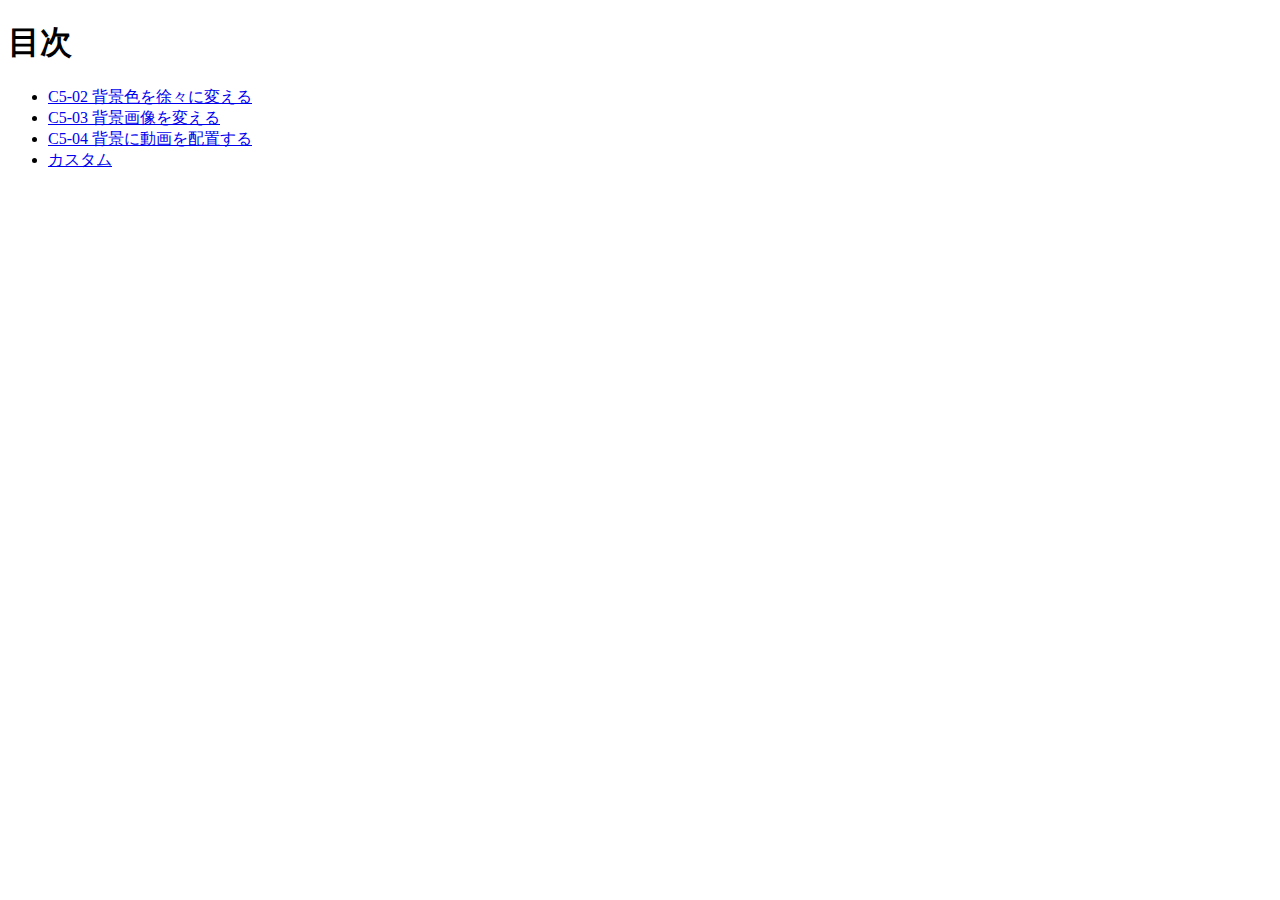
<file: index.html>
<!DOCTYPE html>
<html lang="ja">
<head>
  <meta charset="UTF-8">
  <title>20251219-js</title>
</head>
<body>
  <h1>目次</h1>
  <ul>
    <li><a href="C5-02/index.html">C5-02 背景色を徐々に変える</a></li>
    <li><a href="C5-03/index.html">C5-03 背景画像を変える</a></li>
    <li><a href="C5-04/index.html">C5-04 背景に動画を配置する</a></li>
    <li><a href="custom/index.html">カスタム</a></li>
  </ul>
</body>
</html>
</file>
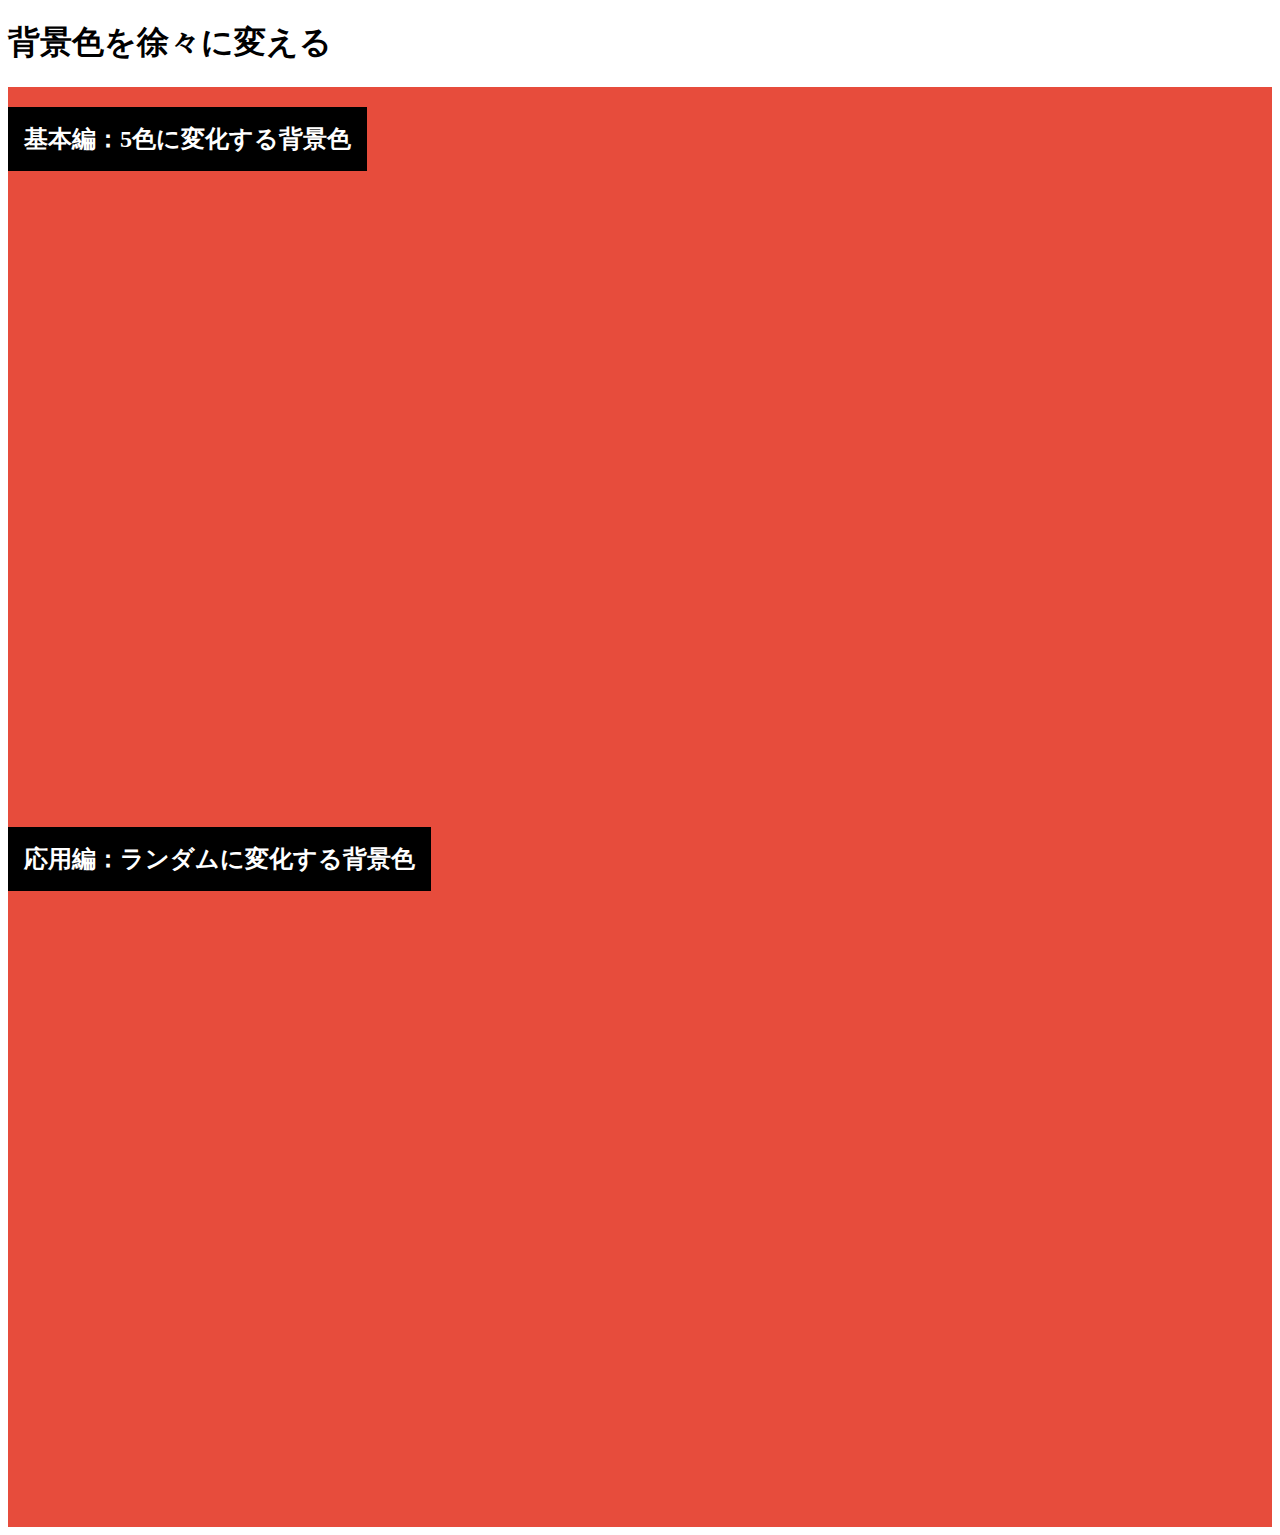
<file: C5-02/index.html>
<!DOCTYPE html>
<html lang="ja">

<head>
    <meta charset="UTF-8">
    <title>C5-02 背景色を徐々に変える</title>
    <link rel="stylesheet" href="style.css">
</head>

<body>
    <h1>背景色を徐々に変える</h1>
    <div class="bg-color">
        <h2>基本編：5色に変化する背景色</h2>
    </div>

    <div class="bg-random">
        <h2>応用編：ランダムに変化する背景色</h2>
    </div>

    <script src="script.js"></script>
</body>

</html>
</file>
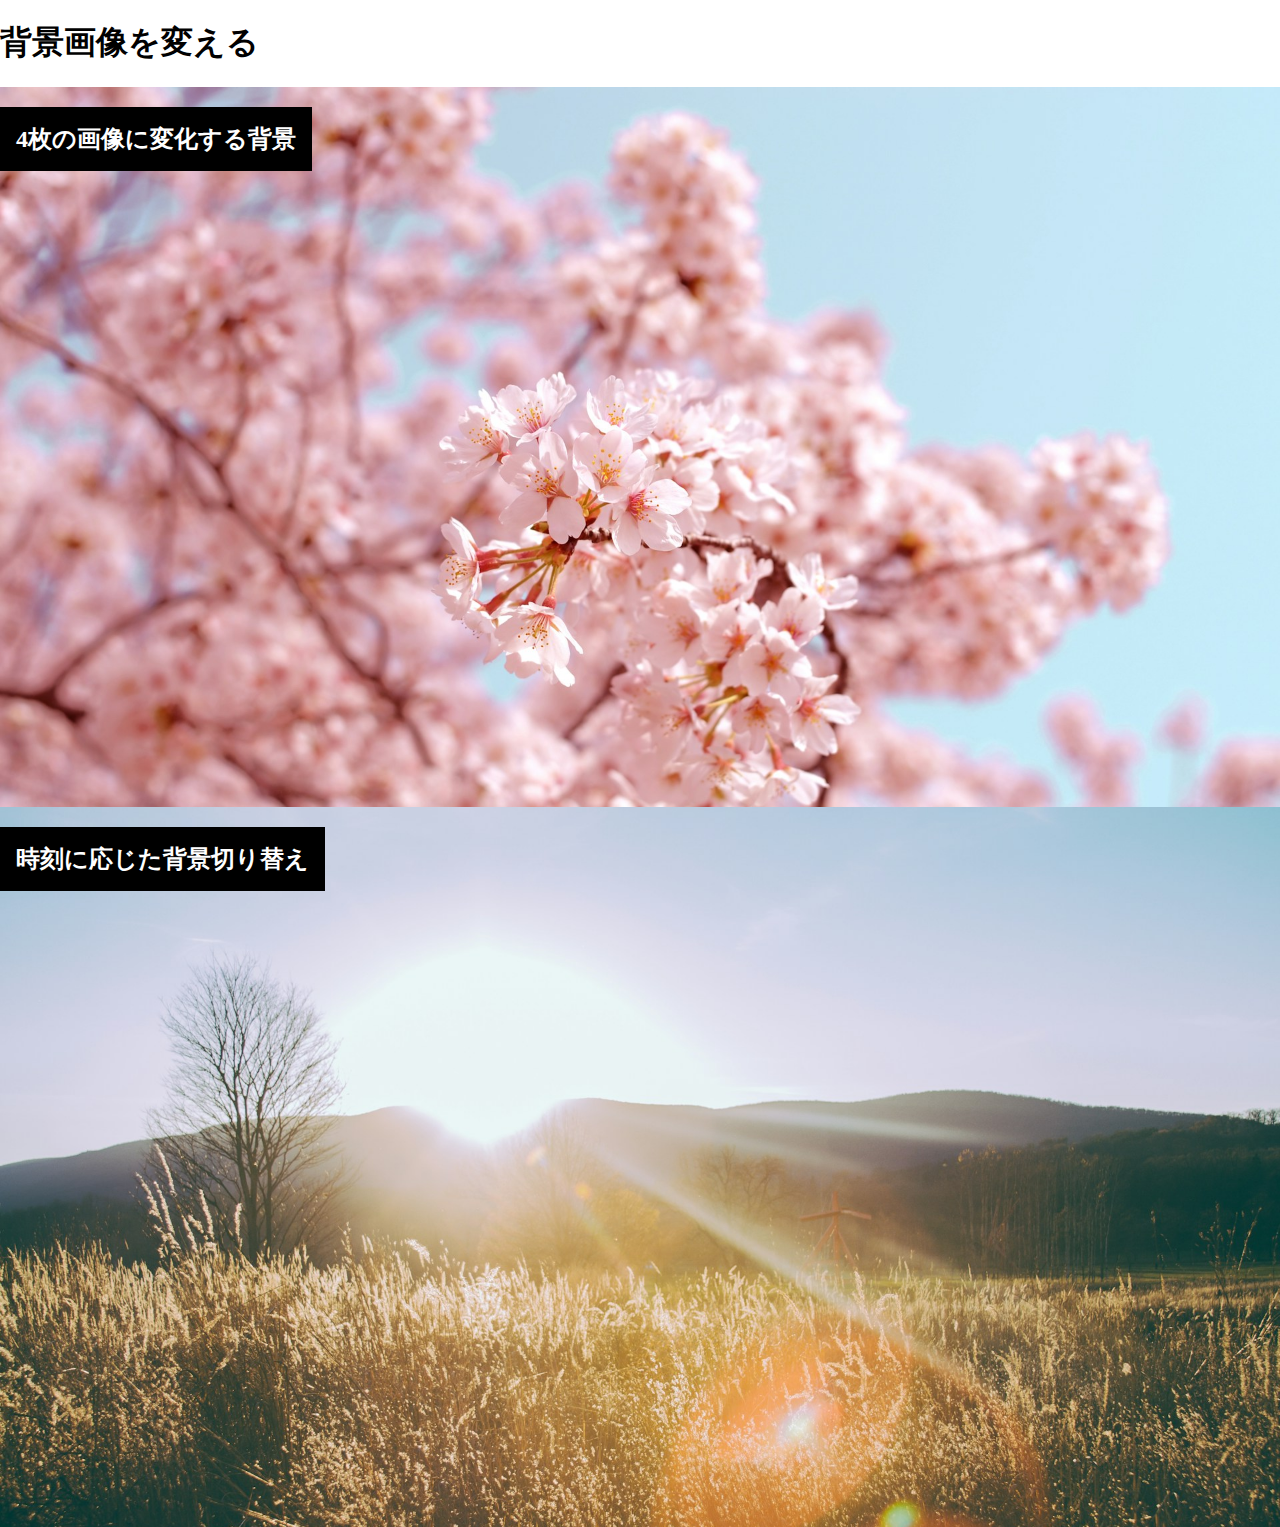
<file: C5-03/index.html>
<!DOCTYPE html>
<html lang="ja">

<head>
    <meta charset="UTF-8">
    <title>C5-03 背景画像を変える</title>
    <link rel="stylesheet" href="style.css">
</head>

<body>
    <h1>背景画像を変える</h1>
    <div class="bg-img">
        <h2>4枚の画像に変化する背景</h2>
    </div>

    <div class="bg-time">
        <h2>時刻に応じた背景切り替え</h2>
    </div>

    <script src="script.js"></script>
</body>

</html>
</file>
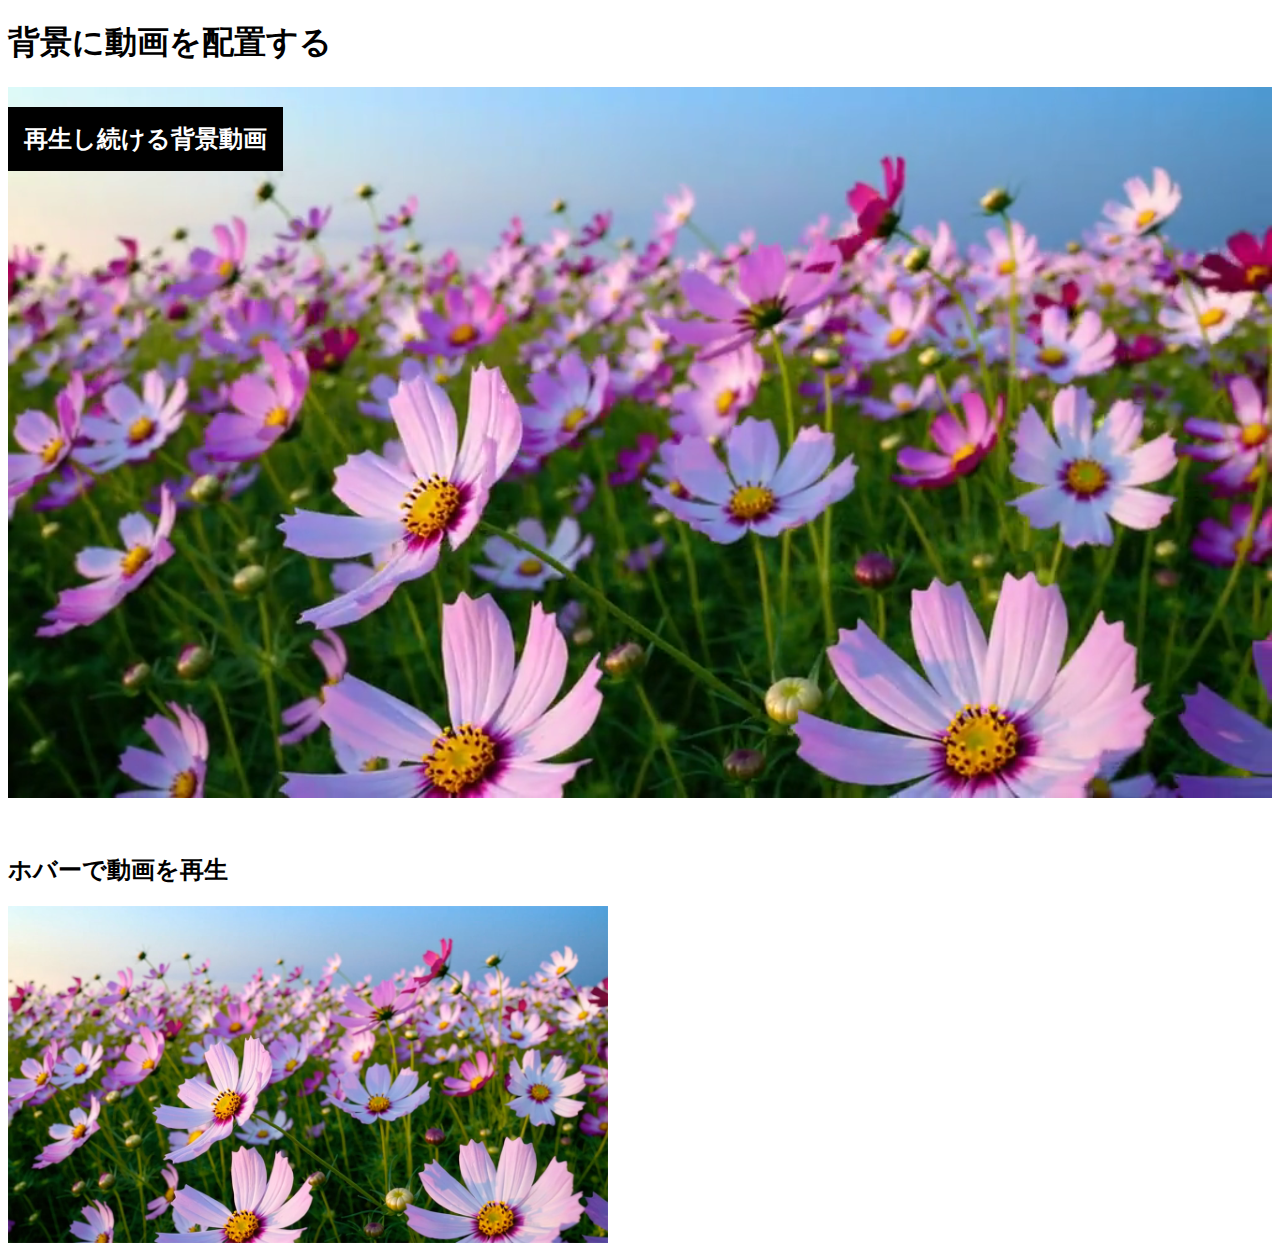
<file: C5-04/index.html>
<!DOCTYPE html>
<html lang="ja">

<head>
    <meta charset="UTF-8">
    <title>C</title>
    <link rel="stylesheet" href="style.css">
</head>

<body>
    <h1>背景に動画を配置する</h1>
    <div class="video-container">
        <h2 class="video-heading">再生し続ける背景動画</h2>
        <video class="video-bg" autoplay loop muted playsinline>
            <source src="images/bg-flower.mp4" type="video/mp4">
            <!-- ブラウザが video に対応していない場合や動画のロードに失敗した場合のみこの画像が表示される -->
            <img src="images/bg-flower.jpg" alt="お花畑">
        </video>
    </div>

    <h2>ホバーで動画を再生</h2>
    <div class="hover-container">
        <img class="hover-img" src="images/bg-flower.jpg" alt="">
        <video class="hover-video" src="images/bg-flower.mp4" autoplay loop muted
            playsinline></video>
    </div>

    <script src="script.js"></script>
</body>

</html>
</file>
<file: C5-02/style.css>
@charset "utf-8";

/* 5色に変化する背景色 */
.bg-color {
  background-color: #e74c3c;
  height: 80vh;
  animation: change-color 10s infinite;
}
@keyframes change-color {
  0%, 100% { background-color: #e74c3c; }
  20% { background-color: #f1c40f; }
  40% { background-color: #1abc9c; }
  60% { background-color: #3498db; }
  80% { background-color: #9b59b6; }
}

/* ランダムに変化する背景色 */
.bg-random {
  background-color: #e74c3c;
  height: 80vh;
  transition: background-color 3s; /* 色がふんわり変わる演出 */
}

/* 基本スタイル */
h2 {
  background-color: #000;
  display: inline-block;
  padding: 1rem;
  color: #fff;
}
</file>
<file: C5-03/style.css>
@charset "utf-8";

body {
    margin: 0;
}

/* 4枚の画像に変化する背景 */
.bg-img {
  background-image: url("images/bg1.jpg");
  background-size: cover;
  animation: change-image 15s infinite;
  height: 80vh;
}
@keyframes change-image {
  0%, 100% { background-image: url("images/bg1.jpg"); }
  25% { background-image: url("images/bg2.jpg"); }
  50% { background-image: url("images/bg3.jpg"); }
  75% { background-image: url("images/bg4.jpg"); }
}

/* 時刻に応じた背景切り替え */
.bg-time {
  background-size: cover;
  height: 80vh;
}
.morning {
  background-image: url("images/morning.jpg");
}
.daytime {
  background-image: url("images/daytime.jpg");
}
.night {
  background-image: url("images/night.jpg");
}

/* 基本スタイル */
h2 {
  background-color: #000;
  display: inline-block;
  padding: 1rem;
  color: #fff;
}
</file>
<file: C5-04/style.css>
@charset "utf-8";

/* 再生し続ける背景動画 */
.video-container {
  position: relative;
}
.video-heading {
  position: absolute;
  z-index: 1;
  background-color: #000;
  display: inline-block;
  padding: 1rem;
  color: #fff;
}
.video-bg {
  width: 100%;
  height: auto;
  margin-bottom: 2rem;
}

/* ホバーで動画を再生 */
.hover-container {
  position: relative;
}
.hover-img,
.hover-video {
  position: absolute;
  top: 0;
  left: 0;
  width: 600px; 
  height: auto;
  display: block;
}
/* 初期表示は画像だけ見せる（動画は非表示） */
.hover-video {
  display: none;
}
</file>
